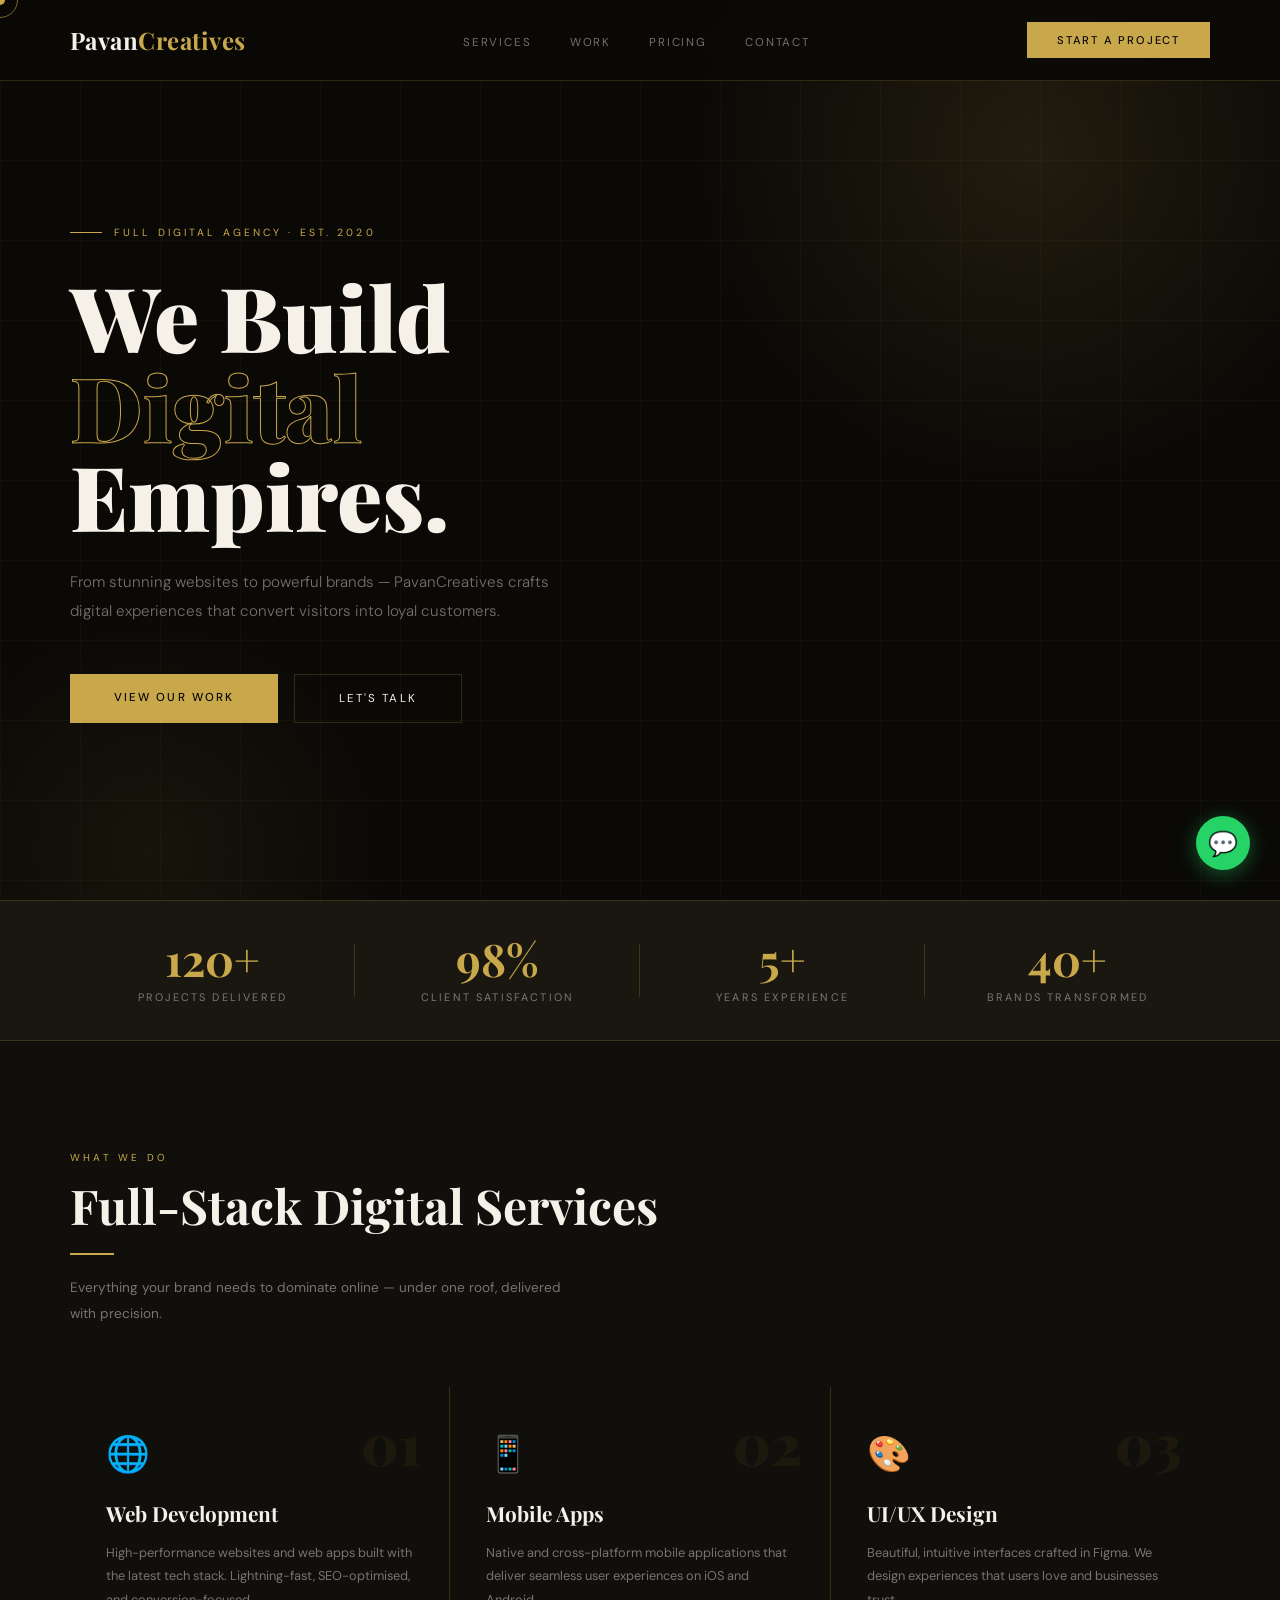
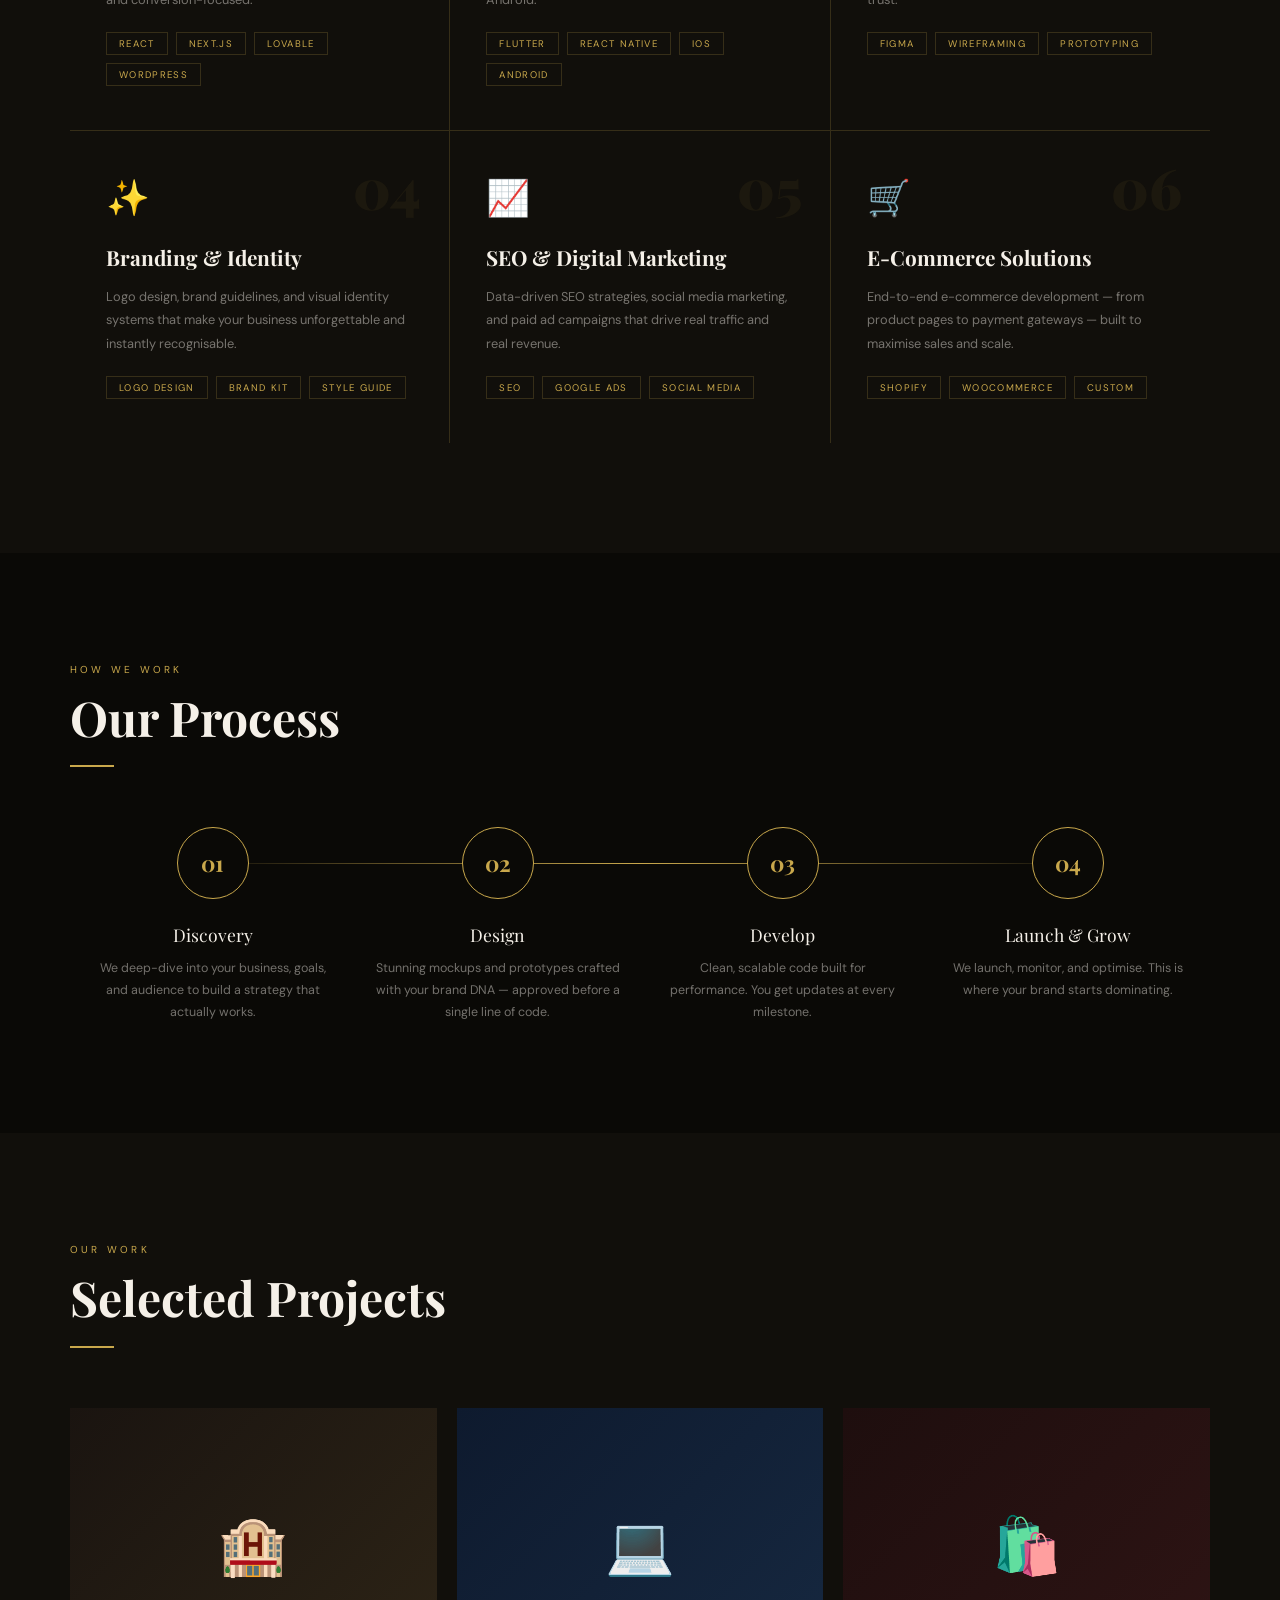
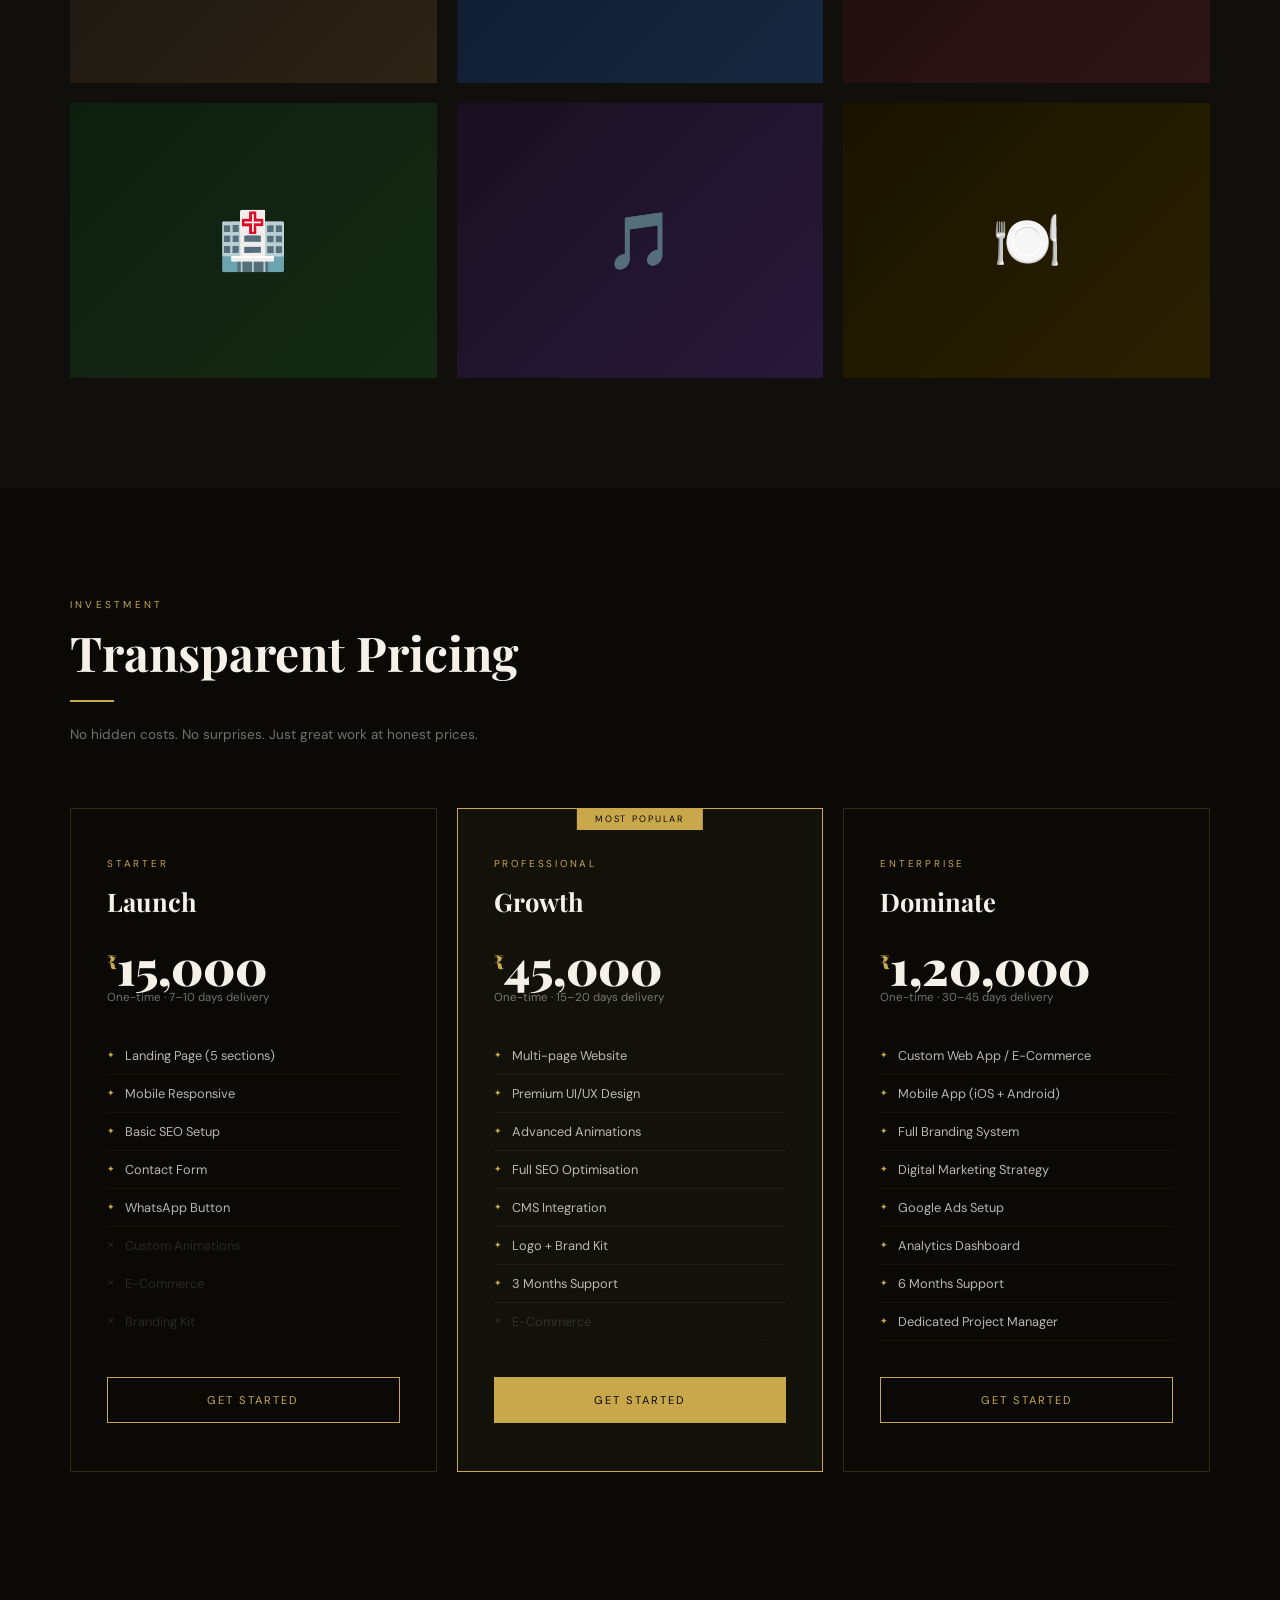
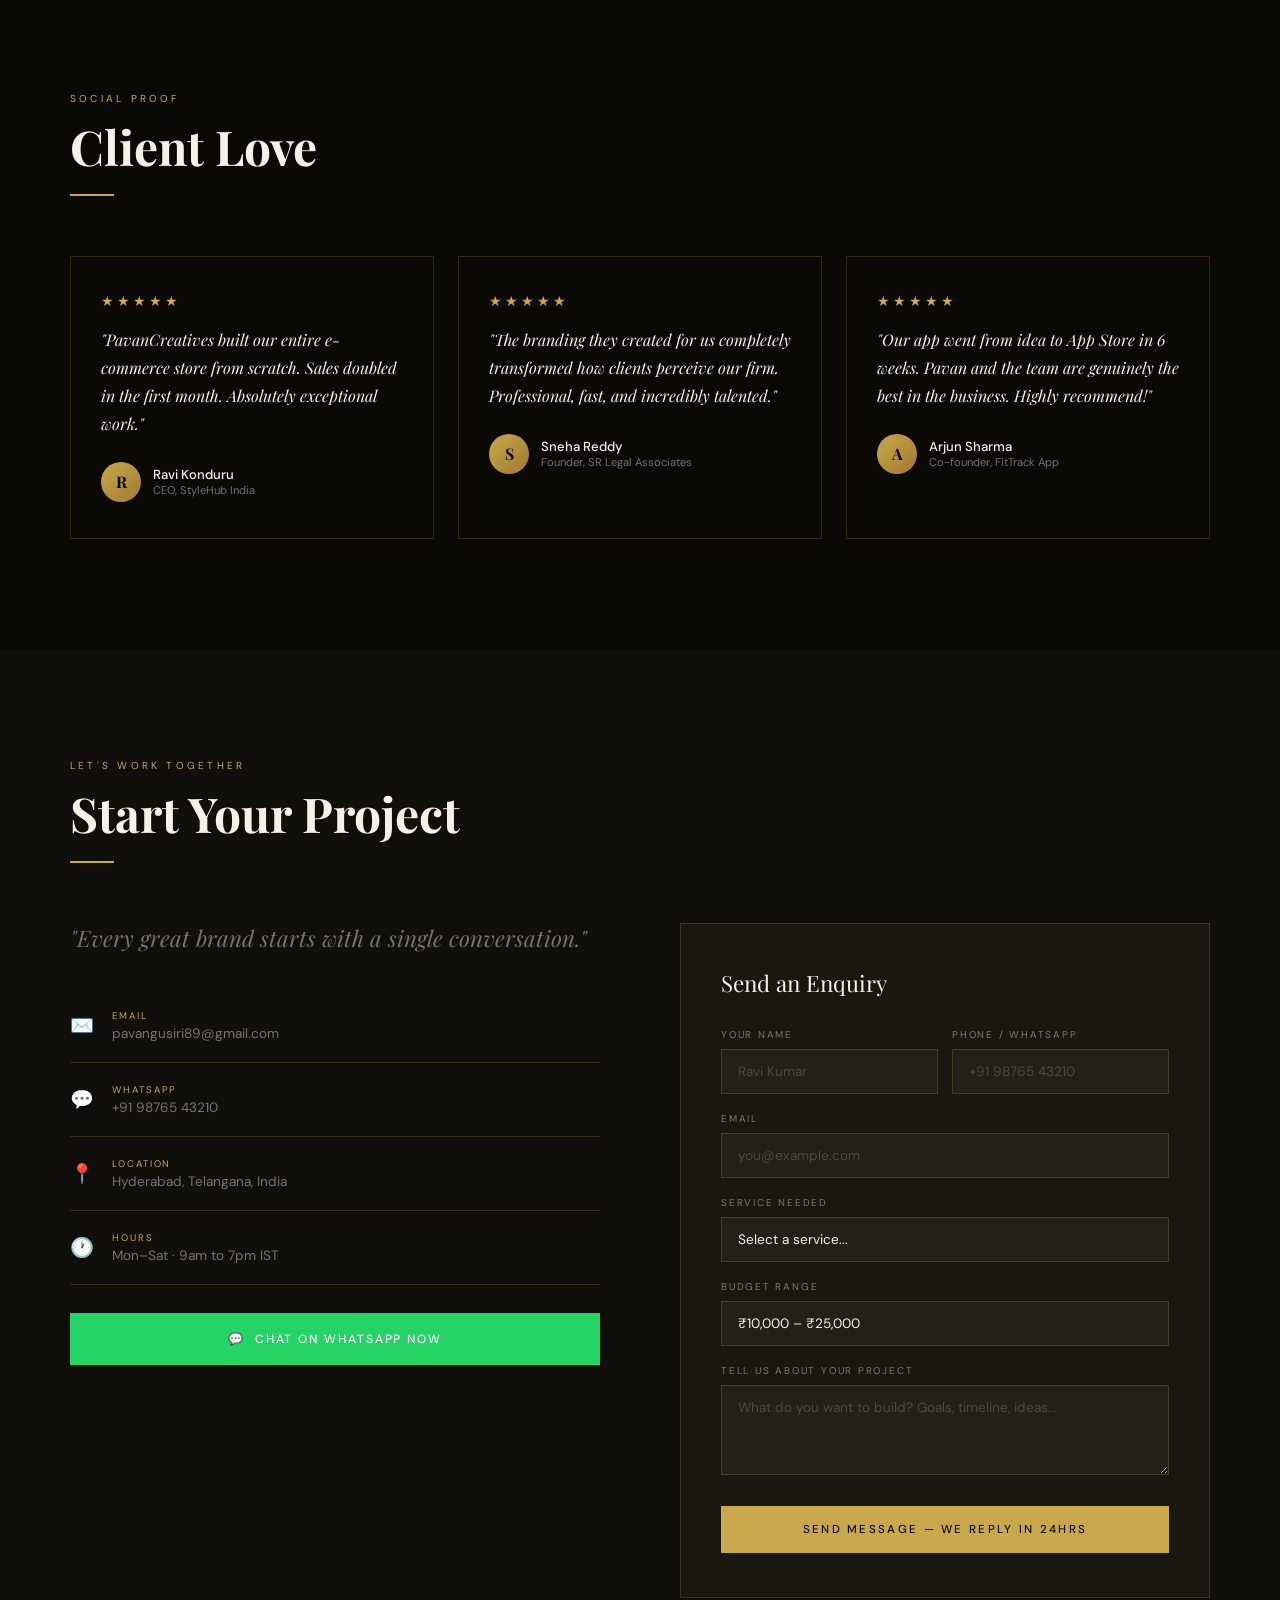
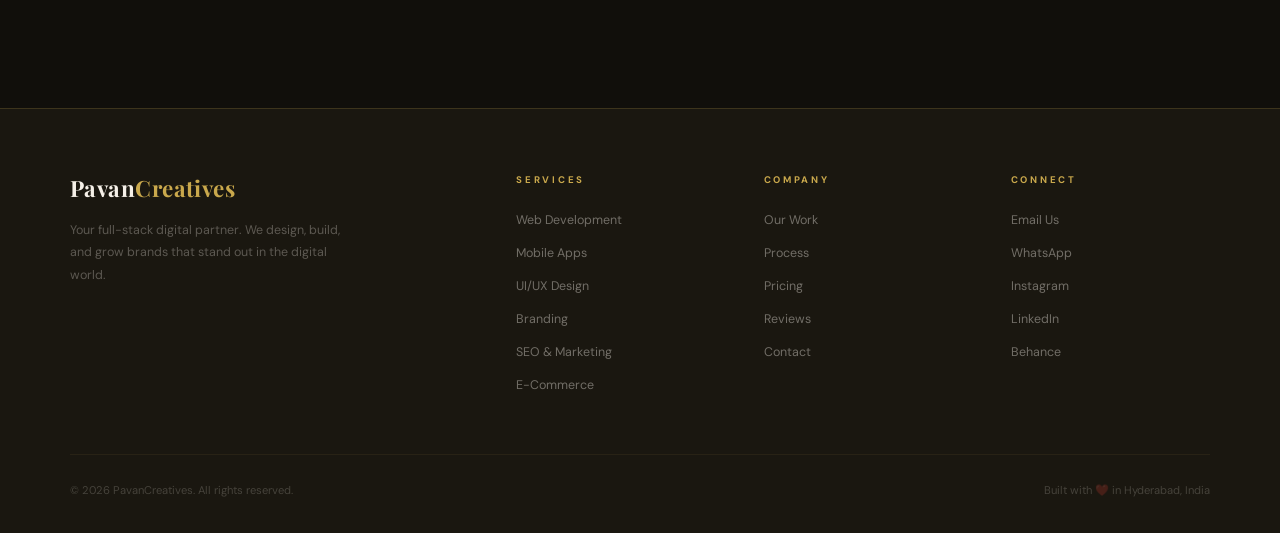
<file: pavan-creatives.html>
<!DOCTYPE html>
<html lang="en">
<head>
<meta charset="UTF-8">
<meta name="viewport" content="width=device-width, initial-scale=1.0">
<title>PavanCreatives — Full Digital Agency</title>
<link href="https://fonts.googleapis.com/css2?family=Playfair+Display:ital,wght@0,400;0,700;0,900;1,400&family=DM+Sans:wght@200;300;400;500&display=swap" rel="stylesheet">
<style>
  :root {
    --black: #0a0906;
    --dark: #110f0b;
    --dark2: #1a1710;
    --gold: #c9a84c;
    --gold2: #e8c96a;
    --gold3: #a07830;
    --gold-glow: rgba(201,168,76,0.18);
    --cream: #f5f0e8;
    --muted: rgba(245,240,232,0.45);
    --border: rgba(201,168,76,0.2);
  }
  * { margin:0; padding:0; box-sizing:border-box; }
  html { scroll-behavior:smooth; }
  body { font-family:'DM Sans',sans-serif; background:var(--black); color:var(--cream); overflow-x:hidden; cursor:none; }

  /* CURSOR */
  .cursor { position:fixed; width:10px; height:10px; background:var(--gold); border-radius:50%; pointer-events:none; z-index:9999; transform:translate(-50%,-50%); transition:transform 0.1s; }
  .cursor-ring { position:fixed; width:36px; height:36px; border:1px solid var(--gold); border-radius:50%; pointer-events:none; z-index:9998; transform:translate(-50%,-50%); transition:all 0.18s ease; opacity:0.6; }

  /* NAV */
  nav {
    position:fixed; top:0; width:100%; z-index:100;
    padding:22px 70px; display:flex; align-items:center; justify-content:space-between;
    background:rgba(10,9,6,0.9); backdrop-filter:blur(16px);
    border-bottom:1px solid var(--border);
  }
  .logo {
    font-family:'Playfair Display',serif; font-size:1.5rem; font-weight:700;
    color:var(--cream); letter-spacing:0.02em; text-decoration:none;
  }
  .logo span { color:var(--gold); }
  .nav-links { display:flex; gap:38px; list-style:none; }
  .nav-links a {
    font-size:0.72rem; font-weight:400; letter-spacing:0.16em; text-transform:uppercase;
    color:var(--muted); text-decoration:none; transition:color 0.3s;
  }
  .nav-links a:hover { color:var(--gold); }
  .nav-cta {
    padding:11px 30px; background:var(--gold); color:var(--black);
    font-family:'DM Sans',sans-serif; font-size:0.7rem; font-weight:500;
    letter-spacing:0.16em; text-transform:uppercase; border:none; cursor:none;
    transition:all 0.3s;
  }
  .nav-cta:hover { background:var(--gold2); transform:translateY(-2px); }

  /* HERO */
  .hero {
    min-height:100vh; display:flex; align-items:center;
    padding:140px 70px 100px; position:relative; overflow:hidden;
  }
  .hero-grid-bg {
    position:absolute; inset:0; opacity:0.04;
    background-image:
      linear-gradient(var(--gold) 1px, transparent 1px),
      linear-gradient(90deg, var(--gold) 1px, transparent 1px);
    background-size:80px 80px;
  }
  .hero-glow {
    position:absolute; top:-200px; right:-100px;
    width:700px; height:700px; border-radius:50%;
    background:radial-gradient(circle, rgba(201,168,76,0.12) 0%, transparent 70%);
    pointer-events:none;
  }
  .hero-glow2 {
    position:absolute; bottom:-200px; left:-100px;
    width:500px; height:500px; border-radius:50%;
    background:radial-gradient(circle, rgba(201,168,76,0.07) 0%, transparent 70%);
    pointer-events:none;
  }
  .hero-content { position:relative; z-index:2; max-width:780px; }
  .hero-tag {
    display:inline-flex; align-items:center; gap:12px;
    font-size:0.65rem; letter-spacing:0.3em; text-transform:uppercase;
    color:var(--gold); margin-bottom:32px;
  }
  .hero-tag::before { content:''; width:32px; height:1px; background:var(--gold); }
  .hero h1 {
    font-family:'Playfair Display',serif;
    font-size:clamp(3.2rem,7vw,6.5rem); font-weight:900; line-height:1.0;
    margin-bottom:28px;
  }
  .hero h1 .outline {
    -webkit-text-stroke:1px var(--gold); color:transparent;
  }
  .hero h1 .filled { color:var(--cream); }
  .hero p {
    font-size:0.95rem; color:var(--muted); line-height:1.9;
    max-width:480px; margin-bottom:48px; font-weight:300;
  }
  .hero-btns { display:flex; gap:16px; flex-wrap:wrap; }
  .btn-gold {
    padding:16px 44px; background:var(--gold); color:var(--black);
    font-family:'DM Sans',sans-serif; font-size:0.72rem; font-weight:500;
    letter-spacing:0.18em; text-transform:uppercase;
    border:none; cursor:none; transition:all 0.3s; text-decoration:none; display:inline-block;
  }
  .btn-gold:hover { background:var(--gold2); transform:translateY(-3px); box-shadow:0 12px 32px rgba(201,168,76,0.3); }
  .btn-ghost {
    padding:16px 44px; background:transparent; color:var(--cream);
    font-family:'DM Sans',sans-serif; font-size:0.72rem; font-weight:400;
    letter-spacing:0.18em; text-transform:uppercase;
    border:1px solid var(--border); cursor:none; transition:all 0.3s; text-decoration:none; display:inline-block;
  }
  .btn-ghost:hover { border-color:var(--gold); color:var(--gold); }

  /* STATS */
  .stats-bar {
    background:var(--dark2); border-top:1px solid var(--border); border-bottom:1px solid var(--border);
    padding:36px 70px; display:grid; grid-template-columns:repeat(4,1fr);
  }
  .stat { text-align:center; position:relative; }
  .stat:not(:last-child)::after {
    content:''; position:absolute; right:0; top:10%; height:80%; width:1px;
    background:var(--border);
  }
  .stat-num {
    font-family:'Playfair Display',serif; font-size:2.8rem; font-weight:700;
    color:var(--gold); display:block; line-height:1;
  }
  .stat-label { font-size:0.68rem; letter-spacing:0.2em; text-transform:uppercase; color:var(--muted); margin-top:8px; }

  /* SECTIONS */
  section { padding:110px 70px; }
  .sec-tag { font-size:0.63rem; letter-spacing:0.32em; text-transform:uppercase; color:var(--gold); margin-bottom:14px; }
  .sec-title {
    font-family:'Playfair Display',serif;
    font-size:clamp(2rem,4vw,3rem); font-weight:700; line-height:1.15;
    margin-bottom:16px;
  }
  .gold-bar { width:44px; height:2px; background:var(--gold); margin:20px 0; }
  .sec-sub { font-size:0.85rem; color:var(--muted); line-height:1.9; max-width:500px; }

  /* SERVICES */
  #services { background:var(--dark); }
  .services-grid {
    display:grid; grid-template-columns:repeat(3,1fr);
    gap:1px; margin-top:60px; background:var(--border);
  }
  .svc-card {
    background:var(--dark); padding:44px 36px;
    transition:background 0.35s; position:relative; overflow:hidden;
  }
  .svc-card::before {
    content:''; position:absolute; top:0; left:0; width:2px; height:0;
    background:var(--gold); transition:height 0.4s;
  }
  .svc-card:hover::before { height:100%; }
  .svc-card:hover { background:rgba(201,168,76,0.05); }
  .svc-icon { font-size:2.2rem; margin-bottom:22px; display:block; }
  .svc-num {
    position:absolute; top:28px; right:28px;
    font-family:'Playfair Display',serif; font-size:3.5rem; font-weight:900;
    color:rgba(201,168,76,0.06); line-height:1;
  }
  .svc-name {
    font-family:'Playfair Display',serif; font-size:1.3rem; font-weight:700;
    margin-bottom:14px; color:var(--cream);
  }
  .svc-desc { font-size:0.8rem; color:var(--muted); line-height:1.85; margin-bottom:20px; }
  .svc-tags { display:flex; flex-wrap:wrap; gap:8px; }
  .svc-tag {
    font-size:0.6rem; letter-spacing:0.14em; text-transform:uppercase;
    padding:4px 12px; border:1px solid var(--border); color:var(--gold);
  }

  /* PROCESS */
  #process { background:var(--black); }
  .process-steps {
    display:grid; grid-template-columns:repeat(4,1fr);
    gap:0; margin-top:60px; position:relative;
  }
  .process-steps::before {
    content:''; position:absolute; top:36px; left:10%; right:10%; height:1px;
    background:linear-gradient(to right, transparent, var(--gold), transparent);
    z-index:0;
  }
  .step { text-align:center; padding:0 20px; position:relative; z-index:1; }
  .step-num {
    width:72px; height:72px; border-radius:50%;
    border:1px solid var(--gold); background:var(--black);
    display:flex; align-items:center; justify-content:center;
    margin:0 auto 24px;
    font-family:'Playfair Display',serif; font-size:1.4rem; font-weight:700; color:var(--gold);
  }
  .step-title { font-family:'Playfair Display',serif; font-size:1.1rem; margin-bottom:12px; }
  .step-desc { font-size:0.78rem; color:var(--muted); line-height:1.75; }

  /* PORTFOLIO */
  #portfolio { background:var(--dark); }
  .port-grid {
    display:grid; grid-template-columns:repeat(3,1fr);
    gap:20px; margin-top:60px;
  }
  .port-card {
    position:relative; overflow:hidden; cursor:none;
    aspect-ratio:4/3;
  }
  .port-img {
    width:100%; height:100%;
    display:flex; align-items:center; justify-content:center;
    font-size:3.5rem; transition:transform 0.5s;
  }
  .port-card:hover .port-img { transform:scale(1.06); }
  .port-overlay {
    position:absolute; inset:0;
    background:linear-gradient(to top, rgba(10,9,6,0.95) 0%, rgba(10,9,6,0.3) 60%, transparent 100%);
    display:flex; flex-direction:column; justify-content:flex-end;
    padding:28px 24px; transform:translateY(20px); opacity:0;
    transition:all 0.4s;
  }
  .port-card:hover .port-overlay { opacity:1; transform:translateY(0); }
  .port-cat { font-size:0.6rem; letter-spacing:0.25em; text-transform:uppercase; color:var(--gold); margin-bottom:6px; }
  .port-title { font-family:'Playfair Display',serif; font-size:1.2rem; }
  .port-link { font-size:0.65rem; color:var(--gold); margin-top:10px; text-decoration:none; letter-spacing:0.1em; }

  /* PRICING */
  #pricing { background:var(--black); }
  .price-grid {
    display:grid; grid-template-columns:repeat(3,1fr);
    gap:20px; margin-top:60px;
  }
  .price-card {
    border:1px solid var(--border); padding:48px 36px;
    position:relative; transition:border-color 0.3s, transform 0.3s;
  }
  .price-card:hover { border-color:var(--gold); transform:translateY(-6px); }
  .price-card.hot { border-color:var(--gold); background:rgba(201,168,76,0.05); }
  .hot-badge {
    position:absolute; top:-1px; left:50%; transform:translateX(-50%);
    background:var(--gold); color:var(--black);
    font-size:0.58rem; letter-spacing:0.2em; text-transform:uppercase;
    padding:5px 18px; white-space:nowrap;
  }
  .price-tier { font-size:0.62rem; letter-spacing:0.28em; text-transform:uppercase; color:var(--gold); margin-bottom:14px; }
  .price-name { font-family:'Playfair Display',serif; font-size:1.6rem; font-weight:700; margin-bottom:24px; }
  .price-amount {
    font-family:'Playfair Display',serif; font-size:3rem; font-weight:900;
    color:var(--cream); line-height:1;
  }
  .price-amount sup { font-size:1.2rem; vertical-align:super; color:var(--gold); }
  .price-period { font-size:0.72rem; color:var(--muted); margin-bottom:32px; }
  .price-list { list-style:none; margin-bottom:36px; }
  .price-list li {
    font-size:0.8rem; color:var(--muted); padding:10px 0;
    border-bottom:1px solid rgba(201,168,76,0.08);
    display:flex; align-items:center; gap:10px;
  }
  .price-list li.yes { color:rgba(245,240,232,0.75); }
  .price-list li::before { content:'✦'; color:var(--gold); font-size:0.55rem; flex-shrink:0; }
  .price-list li.no { opacity:0.3; }
  .price-list li.no::before { content:'✕'; color:var(--muted); }
  .price-btn {
    width:100%; padding:15px; border:1px solid var(--gold);
    background:transparent; color:var(--gold);
    font-family:'DM Sans',sans-serif; font-size:0.7rem; letter-spacing:0.18em; text-transform:uppercase;
    cursor:none; transition:all 0.3s;
  }
  .price-btn:hover, .price-card.hot .price-btn { background:var(--gold); color:var(--black); }

  /* CONTACT */
  #contact { background:var(--dark); }
  .contact-wrap { display:grid; grid-template-columns:1fr 1fr; gap:80px; margin-top:60px; align-items:start; }
  .contact-left h3 {
    font-family:'Playfair Display',serif; font-size:1.4rem; font-weight:400;
    color:var(--muted); margin-bottom:36px; font-style:italic;
  }
  .contact-methods { display:flex; flex-direction:column; gap:0; }
  .cmethod {
    display:flex; align-items:center; gap:18px;
    padding:20px 0; border-bottom:1px solid var(--border);
    text-decoration:none; transition:color 0.3s;
  }
  .cmethod:hover .cmethod-label { color:var(--gold); }
  .cmethod-icon { font-size:1.2rem; width:24px; text-align:center; }
  .cmethod-type { font-size:0.6rem; letter-spacing:0.2em; text-transform:uppercase; color:var(--gold); margin-bottom:3px; }
  .cmethod-label { font-size:0.85rem; color:var(--muted); transition:color 0.3s; }
  .wa-big {
    display:flex; align-items:center; justify-content:center; gap:12px;
    padding:18px; background:#25D366; color:#fff; margin-top:28px;
    font-family:'DM Sans',sans-serif; font-size:0.75rem; letter-spacing:0.16em; text-transform:uppercase;
    text-decoration:none; font-weight:500; transition:all 0.3s;
  }
  .wa-big:hover { background:#1ebe59; transform:translateY(-2px); }

  /* CONTACT FORM */
  .contact-form { background:var(--dark2); padding:44px 40px; border:1px solid var(--border); }
  .cf-title { font-family:'Playfair Display',serif; font-size:1.4rem; margin-bottom:30px; }
  .cf-group { margin-bottom:18px; }
  .cf-group label { display:block; font-size:0.62rem; letter-spacing:0.18em; text-transform:uppercase; color:var(--muted); margin-bottom:8px; }
  .cf-group input, .cf-group select, .cf-group textarea {
    width:100%; padding:13px 16px;
    background:rgba(255,255,255,0.04); border:1px solid var(--border);
    color:var(--cream); font-family:'DM Sans',sans-serif; font-size:0.85rem;
    outline:none; transition:border-color 0.3s; appearance:none;
  }
  .cf-group input::placeholder, .cf-group textarea::placeholder { color:rgba(245,240,232,0.2); }
  .cf-group input:focus, .cf-group select:focus, .cf-group textarea:focus { border-color:var(--gold); }
  .cf-group textarea { resize:vertical; min-height:90px; }
  .cf-row { display:grid; grid-template-columns:1fr 1fr; gap:14px; }
  .cf-submit {
    width:100%; padding:16px; background:var(--gold); color:var(--black);
    font-family:'DM Sans',sans-serif; font-size:0.72rem; font-weight:500;
    letter-spacing:0.2em; text-transform:uppercase; border:none; cursor:none;
    transition:all 0.3s; margin-top:8px;
  }
  .cf-submit:hover { background:var(--gold2); }

  /* TESTIMONIALS */
  #testimonials { background:var(--black); }
  .testi-grid { display:grid; grid-template-columns:repeat(3,1fr); gap:24px; margin-top:60px; }
  .testi-card { border:1px solid var(--border); padding:36px 30px; transition:border-color 0.3s; }
  .testi-card:hover { border-color:var(--gold); }
  .testi-stars { color:var(--gold); margin-bottom:16px; font-size:0.85rem; letter-spacing:3px; }
  .testi-q {
    font-family:'Playfair Display',serif; font-size:1rem; font-style:italic;
    font-weight:400; line-height:1.75; color:var(--cream); margin-bottom:24px;
  }
  .testi-author { display:flex; align-items:center; gap:12px; }
  .tav {
    width:40px; height:40px; border-radius:50%;
    background:linear-gradient(135deg, var(--gold), var(--gold3));
    display:flex; align-items:center; justify-content:center;
    font-family:'Playfair Display',serif; font-size:1rem; color:var(--black); font-weight:700;
  }
  .tname { font-size:0.82rem; font-weight:500; }
  .trole { font-size:0.7rem; color:var(--muted); }

  /* FOOTER */
  footer {
    background:var(--dark2); padding:64px 70px 36px;
    border-top:1px solid var(--border);
  }
  .footer-top { display:grid; grid-template-columns:2fr 1fr 1fr 1fr; gap:48px; margin-bottom:48px; }
  .fbrand .logo { font-size:1.4rem; }
  .fbrand p { font-size:0.78rem; color:rgba(245,240,232,0.3); line-height:1.8; margin-top:16px; max-width:280px; }
  .fcol h4 { font-size:0.6rem; letter-spacing:0.28em; text-transform:uppercase; color:var(--gold); margin-bottom:22px; }
  .fcol ul { list-style:none; }
  .fcol ul li { margin-bottom:12px; }
  .fcol ul a { font-size:0.78rem; color:rgba(245,240,232,0.4); text-decoration:none; transition:color 0.3s; }
  .fcol ul a:hover { color:var(--gold); }
  .footer-bottom { padding-top:28px; border-top:1px solid rgba(201,168,76,0.08); display:flex; justify-content:space-between; align-items:center; }
  .footer-bottom p { font-size:0.7rem; color:rgba(245,240,232,0.2); }

  /* FLOAT WA */
  .float-wa {
    position:fixed; bottom:30px; right:30px; z-index:200;
    width:54px; height:54px; border-radius:50%;
    background:#25D366; display:flex; align-items:center; justify-content:center;
    font-size:1.5rem; text-decoration:none;
    box-shadow:0 4px 20px rgba(37,211,102,0.4);
    animation:floatBob 3s ease-in-out infinite;
  }
  .float-wa:hover { transform:scale(1.12); }

  /* MODAL */
  .modal-overlay { position:fixed; inset:0; z-index:300; background:rgba(10,9,6,0.92); backdrop-filter:blur(8px); display:none; align-items:center; justify-content:center; }
  .modal-overlay.active { display:flex; }
  .modal { background:var(--dark2); border:1px solid var(--gold); padding:56px 48px; max-width:420px; width:90%; text-align:center; animation:fadeUp 0.4s ease; }
  .modal-icon { font-size:3rem; margin-bottom:20px; }
  .modal h3 { font-family:'Playfair Display',serif; font-size:1.8rem; margin-bottom:12px; }
  .modal p { font-size:0.83rem; color:var(--muted); line-height:1.8; margin-bottom:28px; }
  .modal-close { padding:13px 36px; background:var(--gold); color:var(--black); border:none; font-family:'DM Sans',sans-serif; font-size:0.7rem; font-weight:500; letter-spacing:0.18em; text-transform:uppercase; cursor:none; }

  /* ANIMATIONS */
  @keyframes fadeUp { from { opacity:0; transform:translateY(24px); } to { opacity:1; transform:translateY(0); } }
  @keyframes floatBob { 0%,100% { transform:translateY(0); } 50% { transform:translateY(-7px); } }

  .fade-in { opacity:0; transform:translateY(30px); transition:opacity 0.7s ease, transform 0.7s ease; }
  .fade-in.visible { opacity:1; transform:translateY(0); }

  /* RESPONSIVE */
  @media(max-width:960px) {
    nav { padding:16px 24px; }
    .nav-links { display:none; }
    section { padding:72px 24px; }
    .stats-bar { grid-template-columns:repeat(2,1fr); padding:32px 24px; gap:24px; }
    .services-grid, .port-grid, .price-grid, .testi-grid { grid-template-columns:1fr; }
    .process-steps { grid-template-columns:1fr 1fr; gap:40px; }
    .process-steps::before { display:none; }
    .contact-wrap { grid-template-columns:1fr; gap:40px; }
    .footer-top { grid-template-columns:1fr 1fr; }
    footer { padding:48px 24px 32px; }
  }
  @media(max-width:600px) {
    .hero { padding:120px 24px 80px; }
    .cf-row { grid-template-columns:1fr; }
    .footer-top { grid-template-columns:1fr; }
    .footer-bottom { flex-direction:column; gap:10px; text-align:center; }
    .stat:not(:last-child)::after { display:none; }
  }
</style>
</head>
<body>

<div class="cursor" id="cursor"></div>
<div class="cursor-ring" id="cursorRing"></div>

<!-- NAV -->
<nav>
  <a href="#home" class="logo">Pavan<span>Creatives</span></a>
  <ul class="nav-links">
    <li><a href="#services">Services</a></li>
    <li><a href="#portfolio">Work</a></li>
    <li><a href="#pricing">Pricing</a></li>
    <li><a href="#contact">Contact</a></li>
  </ul>
  <button class="nav-cta" onclick="document.getElementById('contact').scrollIntoView({behavior:'smooth'})">Start a Project</button>
</nav>

<!-- HERO -->
<section class="hero" id="home">
  <div class="hero-grid-bg"></div>
  <div class="hero-glow"></div>
  <div class="hero-glow2"></div>
  <div class="hero-content">
    <div class="hero-tag">Full Digital Agency · Est. 2020</div>
    <h1>
      <span class="filled">We Build</span><br>
      <span class="outline">Digital</span><br>
      <span class="filled">Empires.</span>
    </h1>
    <p>From stunning websites to powerful brands — PavanCreatives crafts digital experiences that convert visitors into loyal customers.</p>
    <div class="hero-btns">
      <a href="#portfolio" class="btn-gold">View Our Work</a>
      <a href="#contact" class="btn-ghost">Let's Talk</a>
    </div>
  </div>
</section>

<!-- STATS -->
<div class="stats-bar">
  <div class="stat">
    <span class="stat-num">120+</span>
    <div class="stat-label">Projects Delivered</div>
  </div>
  <div class="stat">
    <span class="stat-num">98%</span>
    <div class="stat-label">Client Satisfaction</div>
  </div>
  <div class="stat">
    <span class="stat-num">5+</span>
    <div class="stat-label">Years Experience</div>
  </div>
  <div class="stat">
    <span class="stat-num">40+</span>
    <div class="stat-label">Brands Transformed</div>
  </div>
</div>

<!-- SERVICES -->
<section id="services">
  <div class="sec-tag fade-in">What We Do</div>
  <h2 class="sec-title fade-in">Full-Stack Digital Services</h2>
  <div class="gold-bar fade-in"></div>
  <p class="sec-sub fade-in">Everything your brand needs to dominate online — under one roof, delivered with precision.</p>

  <div class="services-grid">
    <div class="svc-card fade-in">
      <span class="svc-num">01</span>
      <span class="svc-icon">🌐</span>
      <div class="svc-name">Web Development</div>
      <p class="svc-desc">High-performance websites and web apps built with the latest tech stack. Lightning-fast, SEO-optimised, and conversion-focused.</p>
      <div class="svc-tags"><span class="svc-tag">React</span><span class="svc-tag">Next.js</span><span class="svc-tag">Lovable</span><span class="svc-tag">WordPress</span></div>
    </div>
    <div class="svc-card fade-in">
      <span class="svc-num">02</span>
      <span class="svc-icon">📱</span>
      <div class="svc-name">Mobile Apps</div>
      <p class="svc-desc">Native and cross-platform mobile applications that deliver seamless user experiences on iOS and Android.</p>
      <div class="svc-tags"><span class="svc-tag">Flutter</span><span class="svc-tag">React Native</span><span class="svc-tag">iOS</span><span class="svc-tag">Android</span></div>
    </div>
    <div class="svc-card fade-in">
      <span class="svc-num">03</span>
      <span class="svc-icon">🎨</span>
      <div class="svc-name">UI/UX Design</div>
      <p class="svc-desc">Beautiful, intuitive interfaces crafted in Figma. We design experiences that users love and businesses trust.</p>
      <div class="svc-tags"><span class="svc-tag">Figma</span><span class="svc-tag">Wireframing</span><span class="svc-tag">Prototyping</span></div>
    </div>
    <div class="svc-card fade-in">
      <span class="svc-num">04</span>
      <span class="svc-icon">✨</span>
      <div class="svc-name">Branding & Identity</div>
      <p class="svc-desc">Logo design, brand guidelines, and visual identity systems that make your business unforgettable and instantly recognisable.</p>
      <div class="svc-tags"><span class="svc-tag">Logo Design</span><span class="svc-tag">Brand Kit</span><span class="svc-tag">Style Guide</span></div>
    </div>
    <div class="svc-card fade-in">
      <span class="svc-num">05</span>
      <span class="svc-icon">📈</span>
      <div class="svc-name">SEO & Digital Marketing</div>
      <p class="svc-desc">Data-driven SEO strategies, social media marketing, and paid ad campaigns that drive real traffic and real revenue.</p>
      <div class="svc-tags"><span class="svc-tag">SEO</span><span class="svc-tag">Google Ads</span><span class="svc-tag">Social Media</span></div>
    </div>
    <div class="svc-card fade-in">
      <span class="svc-num">06</span>
      <span class="svc-icon">🛒</span>
      <div class="svc-name">E-Commerce Solutions</div>
      <p class="svc-desc">End-to-end e-commerce development — from product pages to payment gateways — built to maximise sales and scale.</p>
      <div class="svc-tags"><span class="svc-tag">Shopify</span><span class="svc-tag">WooCommerce</span><span class="svc-tag">Custom</span></div>
    </div>
  </div>
</section>

<!-- PROCESS -->
<section id="process">
  <div class="sec-tag fade-in">How We Work</div>
  <h2 class="sec-title fade-in">Our Process</h2>
  <div class="gold-bar fade-in"></div>
  <div class="process-steps">
    <div class="step fade-in">
      <div class="step-num">01</div>
      <div class="step-title">Discovery</div>
      <p class="step-desc">We deep-dive into your business, goals, and audience to build a strategy that actually works.</p>
    </div>
    <div class="step fade-in">
      <div class="step-num">02</div>
      <div class="step-title">Design</div>
      <p class="step-desc">Stunning mockups and prototypes crafted with your brand DNA — approved before a single line of code.</p>
    </div>
    <div class="step fade-in">
      <div class="step-num">03</div>
      <div class="step-title">Develop</div>
      <p class="step-desc">Clean, scalable code built for performance. You get updates at every milestone.</p>
    </div>
    <div class="step fade-in">
      <div class="step-num">04</div>
      <div class="step-title">Launch & Grow</div>
      <p class="step-desc">We launch, monitor, and optimise. This is where your brand starts dominating.</p>
    </div>
  </div>
</section>

<!-- PORTFOLIO -->
<section id="portfolio">
  <div class="sec-tag fade-in">Our Work</div>
  <h2 class="sec-title fade-in">Selected Projects</h2>
  <div class="gold-bar fade-in"></div>
  <div class="port-grid">
    <div class="port-card fade-in">
      <div class="port-img" style="background:linear-gradient(135deg,#1a1410,#2d2416)">🏨</div>
      <div class="port-overlay">
        <div class="port-cat">Luxury Travel · Web Dev</div>
        <div class="port-title">Maison Luxe Travel</div>
        <a href="#" class="port-link">View Project →</a>
      </div>
    </div>
    <div class="port-card fade-in">
      <div class="port-img" style="background:linear-gradient(135deg,#0e1a2e,#162840)">💻</div>
      <div class="port-overlay">
        <div class="port-cat">SaaS · UI/UX Design</div>
        <div class="port-title">TechFlow Dashboard</div>
        <a href="#" class="port-link">View Project →</a>
      </div>
    </div>
    <div class="port-card fade-in">
      <div class="port-img" style="background:linear-gradient(135deg,#1e0e0e,#2e1414)">🛍️</div>
      <div class="port-overlay">
        <div class="port-cat">E-Commerce · Shopify</div>
        <div class="port-title">Luxe Fashion Store</div>
        <a href="#" class="port-link">View Project →</a>
      </div>
    </div>
    <div class="port-card fade-in">
      <div class="port-img" style="background:linear-gradient(135deg,#0e1e0e,#142a14)">🏥</div>
      <div class="port-overlay">
        <div class="port-cat">Healthcare · Mobile App</div>
        <div class="port-title">MediTrack App</div>
        <a href="#" class="port-link">View Project →</a>
      </div>
    </div>
    <div class="port-card fade-in">
      <div class="port-img" style="background:linear-gradient(135deg,#1a1020,#28183a)">🎵</div>
      <div class="port-overlay">
        <div class="port-cat">Entertainment · Branding</div>
        <div class="port-title">SoundWave Records</div>
        <a href="#" class="port-link">View Project →</a>
      </div>
    </div>
    <div class="port-card fade-in">
      <div class="port-img" style="background:linear-gradient(135deg,#1a1400,#2a2000)">🍽️</div>
      <div class="port-overlay">
        <div class="port-cat">F&B · Web + Branding</div>
        <div class="port-title">Spice & Co. Restaurant</div>
        <a href="#" class="port-link">View Project →</a>
      </div>
    </div>
  </div>
</section>

<!-- PRICING -->
<section id="pricing">
  <div class="sec-tag fade-in">Investment</div>
  <h2 class="sec-title fade-in">Transparent Pricing</h2>
  <div class="gold-bar fade-in"></div>
  <p class="sec-sub fade-in">No hidden costs. No surprises. Just great work at honest prices.</p>
  <div class="price-grid">
    <div class="price-card fade-in">
      <div class="price-tier">Starter</div>
      <div class="price-name">Launch</div>
      <div class="price-amount"><sup>₹</sup>15,000</div>
      <div class="price-period">One-time · 7–10 days delivery</div>
      <ul class="price-list">
        <li class="yes">Landing Page (5 sections)</li>
        <li class="yes">Mobile Responsive</li>
        <li class="yes">Basic SEO Setup</li>
        <li class="yes">Contact Form</li>
        <li class="yes">WhatsApp Button</li>
        <li class="no">Custom Animations</li>
        <li class="no">E-Commerce</li>
        <li class="no">Branding Kit</li>
      </ul>
      <button class="price-btn" onclick="document.getElementById('contact').scrollIntoView({behavior:'smooth'})">Get Started</button>
    </div>
    <div class="price-card hot fade-in">
      <div class="hot-badge">Most Popular</div>
      <div class="price-tier">Professional</div>
      <div class="price-name">Growth</div>
      <div class="price-amount"><sup>₹</sup>45,000</div>
      <div class="price-period">One-time · 15–20 days delivery</div>
      <ul class="price-list">
        <li class="yes">Multi-page Website</li>
        <li class="yes">Premium UI/UX Design</li>
        <li class="yes">Advanced Animations</li>
        <li class="yes">Full SEO Optimisation</li>
        <li class="yes">CMS Integration</li>
        <li class="yes">Logo + Brand Kit</li>
        <li class="yes">3 Months Support</li>
        <li class="no">E-Commerce</li>
      </ul>
      <button class="price-btn" onclick="document.getElementById('contact').scrollIntoView({behavior:'smooth'})">Get Started</button>
    </div>
    <div class="price-card fade-in">
      <div class="price-tier">Enterprise</div>
      <div class="price-name">Dominate</div>
      <div class="price-amount"><sup>₹</sup>1,20,000</div>
      <div class="price-period">One-time · 30–45 days delivery</div>
      <ul class="price-list">
        <li class="yes">Custom Web App / E-Commerce</li>
        <li class="yes">Mobile App (iOS + Android)</li>
        <li class="yes">Full Branding System</li>
        <li class="yes">Digital Marketing Strategy</li>
        <li class="yes">Google Ads Setup</li>
        <li class="yes">Analytics Dashboard</li>
        <li class="yes">6 Months Support</li>
        <li class="yes">Dedicated Project Manager</li>
      </ul>
      <button class="price-btn" onclick="document.getElementById('contact').scrollIntoView({behavior:'smooth'})">Get Started</button>
    </div>
  </div>
</section>

<!-- TESTIMONIALS -->
<section id="testimonials">
  <div class="sec-tag fade-in">Social Proof</div>
  <h2 class="sec-title fade-in">Client Love</h2>
  <div class="gold-bar fade-in"></div>
  <div class="testi-grid">
    <div class="testi-card fade-in">
      <div class="testi-stars">★★★★★</div>
      <p class="testi-q">"PavanCreatives built our entire e-commerce store from scratch. Sales doubled in the first month. Absolutely exceptional work."</p>
      <div class="testi-author">
        <div class="tav">R</div>
        <div><div class="tname">Ravi Konduru</div><div class="trole">CEO, StyleHub India</div></div>
      </div>
    </div>
    <div class="testi-card fade-in">
      <div class="testi-stars">★★★★★</div>
      <p class="testi-q">"The branding they created for us completely transformed how clients perceive our firm. Professional, fast, and incredibly talented."</p>
      <div class="testi-author">
        <div class="tav">S</div>
        <div><div class="tname">Sneha Reddy</div><div class="trole">Founder, SR Legal Associates</div></div>
      </div>
    </div>
    <div class="testi-card fade-in">
      <div class="testi-stars">★★★★★</div>
      <p class="testi-q">"Our app went from idea to App Store in 6 weeks. Pavan and the team are genuinely the best in the business. Highly recommend!"</p>
      <div class="testi-author">
        <div class="tav">A</div>
        <div><div class="tname">Arjun Sharma</div><div class="trole">Co-founder, FitTrack App</div></div>
      </div>
    </div>
  </div>
</section>

<!-- CONTACT -->
<section id="contact">
  <div class="sec-tag fade-in">Let's Work Together</div>
  <h2 class="sec-title fade-in">Start Your Project</h2>
  <div class="gold-bar fade-in"></div>
  <div class="contact-wrap">
    <div class="contact-left fade-in">
      <h3>"Every great brand starts with a single conversation."</h3>
      <div class="contact-methods">
        <a href="mailto:pavangusiri89@gmail.com" class="cmethod">
          <span class="cmethod-icon">✉️</span>
          <div><div class="cmethod-type">Email</div><div class="cmethod-label">pavangusiri89@gmail.com</div></div>
        </a>
        <a href="https://wa.me/919876543210" target="_blank" class="cmethod">
          <span class="cmethod-icon">💬</span>
          <div><div class="cmethod-type">WhatsApp</div><div class="cmethod-label">+91 98765 43210</div></div>
        </a>
        <a href="#" class="cmethod">
          <span class="cmethod-icon">📍</span>
          <div><div class="cmethod-type">Location</div><div class="cmethod-label">Hyderabad, Telangana, India</div></div>
        </a>
        <a href="#" class="cmethod">
          <span class="cmethod-icon">🕐</span>
          <div><div class="cmethod-type">Hours</div><div class="cmethod-label">Mon–Sat · 9am to 7pm IST</div></div>
        </a>
      </div>
      <a href="https://wa.me/919876543210?text=Hi%20Pavan!%20I%27d%20like%20to%20start%20a%20project%20with%20PavanCreatives." target="_blank" class="wa-big">💬 &nbsp;Chat on WhatsApp Now</a>
    </div>
    <div class="contact-form fade-in">
      <div class="cf-title">Send an Enquiry</div>
      <div class="cf-row">
        <div class="cf-group"><label>Your Name</label><input type="text" id="cf-name" placeholder="Ravi Kumar"></div>
        <div class="cf-group"><label>Phone / WhatsApp</label><input type="tel" id="cf-phone" placeholder="+91 98765 43210"></div>
      </div>
      <div class="cf-group"><label>Email</label><input type="email" id="cf-email" placeholder="you@example.com"></div>
      <div class="cf-group">
        <label>Service Needed</label>
        <select id="cf-service">
          <option value="">Select a service...</option>
          <option>Web Development</option>
          <option>Mobile App</option>
          <option>UI/UX Design</option>
          <option>Branding & Identity</option>
          <option>SEO & Digital Marketing</option>
          <option>E-Commerce</option>
          <option>Full Package</option>
        </select>
      </div>
      <div class="cf-group">
        <label>Budget Range</label>
        <select id="cf-budget">
          <option>₹10,000 – ₹25,000</option>
          <option>₹25,000 – ₹60,000</option>
          <option>₹60,000 – ₹1,50,000</option>
          <option>₹1,50,000+</option>
        </select>
      </div>
      <div class="cf-group"><label>Tell Us About Your Project</label><textarea id="cf-msg" placeholder="What do you want to build? Goals, timeline, ideas..."></textarea></div>
      <button class="cf-submit" onclick="submitContact()">Send Message — We Reply in 24hrs</button>
    </div>
  </div>
</section>

<!-- FOOTER -->
<footer>
  <div class="footer-top">
    <div class="fbrand">
      <a href="#home" class="logo">Pavan<span>Creatives</span></a>
      <p>Your full-stack digital partner. We design, build, and grow brands that stand out in the digital world.</p>
    </div>
    <div class="fcol">
      <h4>Services</h4>
      <ul>
        <li><a href="#services">Web Development</a></li>
        <li><a href="#services">Mobile Apps</a></li>
        <li><a href="#services">UI/UX Design</a></li>
        <li><a href="#services">Branding</a></li>
        <li><a href="#services">SEO & Marketing</a></li>
        <li><a href="#services">E-Commerce</a></li>
      </ul>
    </div>
    <div class="fcol">
      <h4>Company</h4>
      <ul>
        <li><a href="#portfolio">Our Work</a></li>
        <li><a href="#process">Process</a></li>
        <li><a href="#pricing">Pricing</a></li>
        <li><a href="#testimonials">Reviews</a></li>
        <li><a href="#contact">Contact</a></li>
      </ul>
    </div>
    <div class="fcol">
      <h4>Connect</h4>
      <ul>
        <li><a href="mailto:pavangusiri89@gmail.com">Email Us</a></li>
        <li><a href="https://wa.me/919876543210" target="_blank">WhatsApp</a></li>
        <li><a href="#">Instagram</a></li>
        <li><a href="#">LinkedIn</a></li>
        <li><a href="#">Behance</a></li>
      </ul>
    </div>
  </div>
  <div class="footer-bottom">
    <p>© 2026 PavanCreatives. All rights reserved.</p>
    <p>Built with ❤️ in Hyderabad, India</p>
  </div>
</footer>

<!-- FLOAT WHATSAPP -->
<a href="https://wa.me/919876543210?text=Hi%20Pavan!%20I%20visited%20your%20website%20and%20want%20to%20discuss%20a%20project." target="_blank" class="float-wa">💬</a>

<!-- MODAL -->
<div class="modal-overlay" id="modal">
  <div class="modal">
    <div class="modal-icon">🚀</div>
    <h3>Message Sent!</h3>
    <p>Thanks for reaching out to PavanCreatives! Pavan will get back to you within 24 hours to discuss your project.</p>
    <button class="modal-close" onclick="document.getElementById('modal').classList.remove('active')">Close</button>
  </div>
</div>

<script>
  // Custom cursor
  const cursor = document.getElementById('cursor');
  const ring = document.getElementById('cursorRing');
  document.addEventListener('mousemove', e => {
    cursor.style.left = e.clientX + 'px';
    cursor.style.top = e.clientY + 'px';
    setTimeout(() => { ring.style.left = e.clientX + 'px'; ring.style.top = e.clientY + 'px'; }, 60);
  });
  document.querySelectorAll('a,button').forEach(el => {
    el.addEventListener('mouseenter', () => { ring.style.transform = 'translate(-50%,-50%) scale(1.6)'; ring.style.opacity = '1'; });
    el.addEventListener('mouseleave', () => { ring.style.transform = 'translate(-50%,-50%) scale(1)'; ring.style.opacity = '0.6'; });
  });

  // Scroll fade-in
  const obs = new IntersectionObserver(entries => {
    entries.forEach(e => { if(e.isIntersecting) e.target.classList.add('visible'); });
  }, { threshold: 0.12 });
  document.querySelectorAll('.fade-in').forEach(el => obs.observe(el));

  // Nav scroll
  window.addEventListener('scroll', () => {
    document.querySelector('nav').style.boxShadow = window.scrollY > 40 ? '0 4px 32px rgba(0,0,0,0.5)' : 'none';
  });

  // Submit
  function submitContact() {
    const name = document.getElementById('cf-name').value;
    const email = document.getElementById('cf-email').value;
    if(!name || !email) { alert('Please enter your name and email.'); return; }
    document.getElementById('modal').classList.add('active');
    ['cf-name','cf-phone','cf-email','cf-msg'].forEach(id => document.getElementById(id).value = '');
  }
</script>
</body>
</html>
</file>
